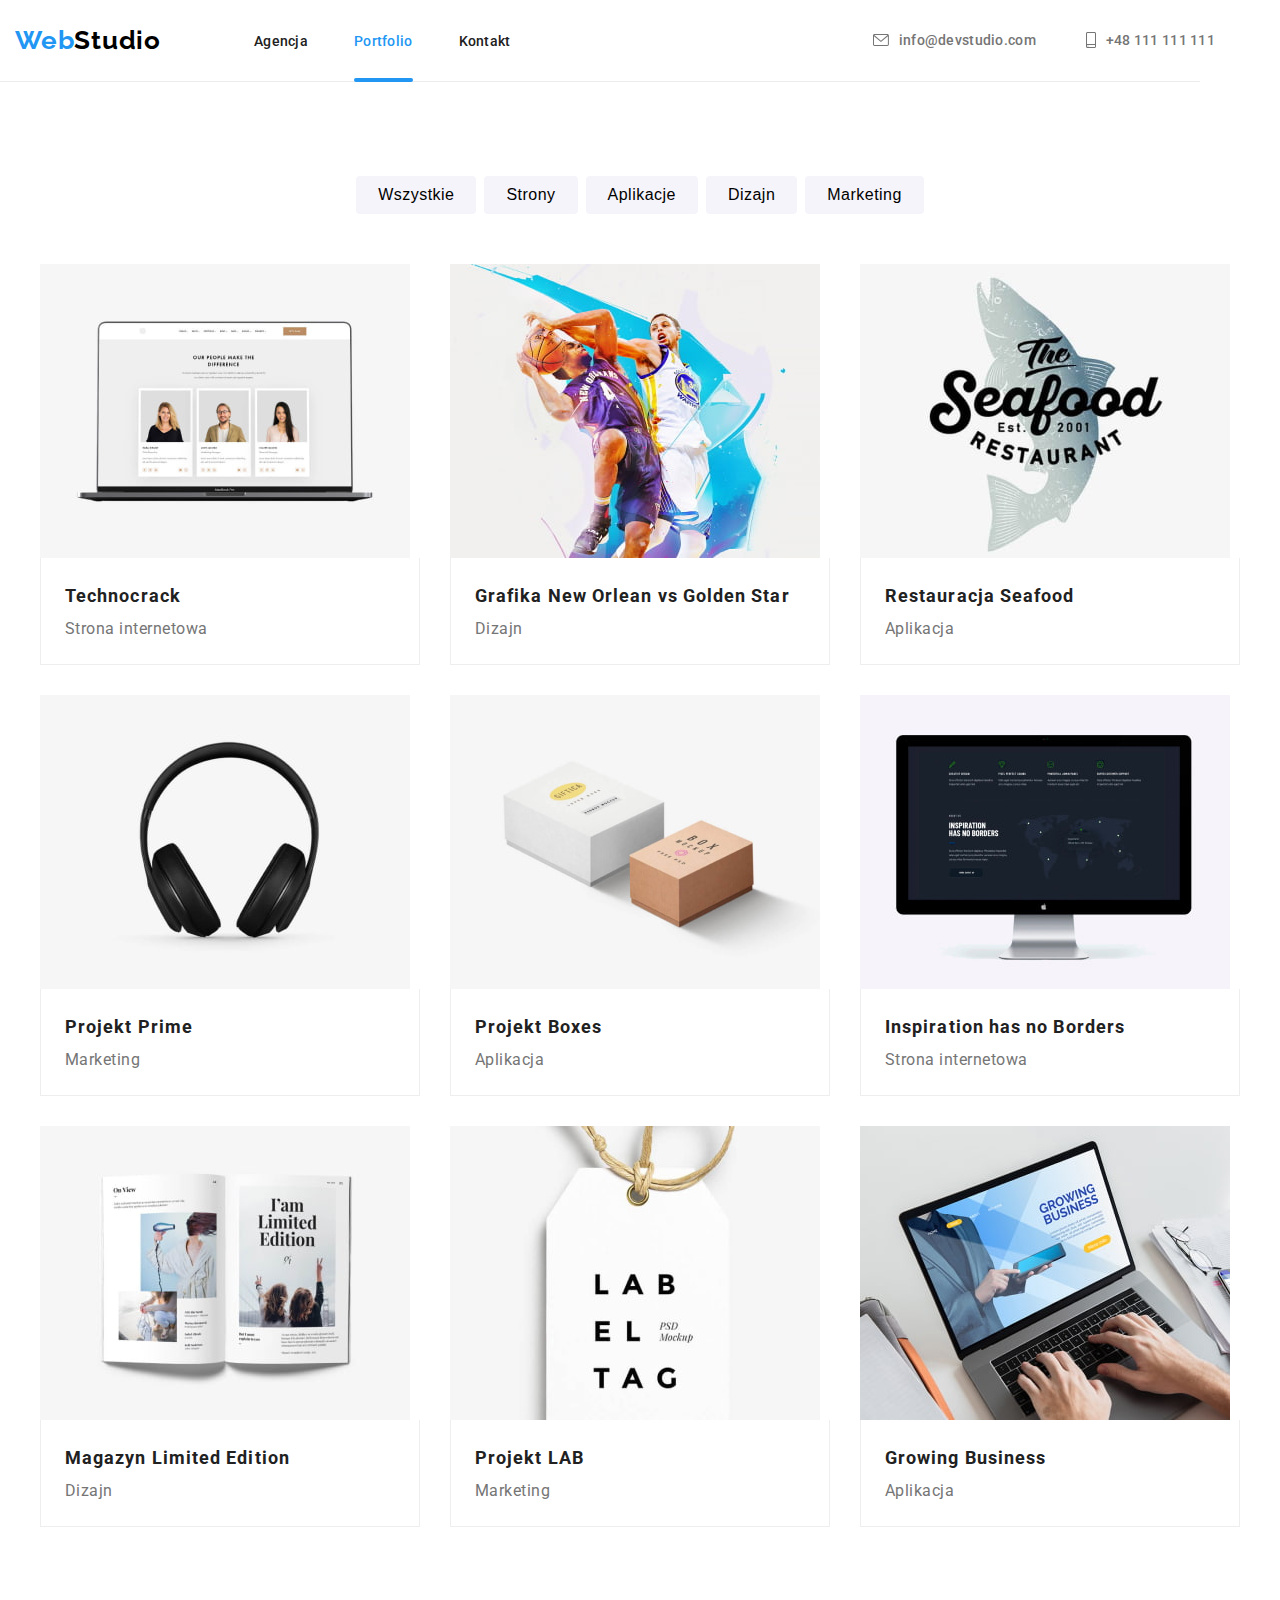
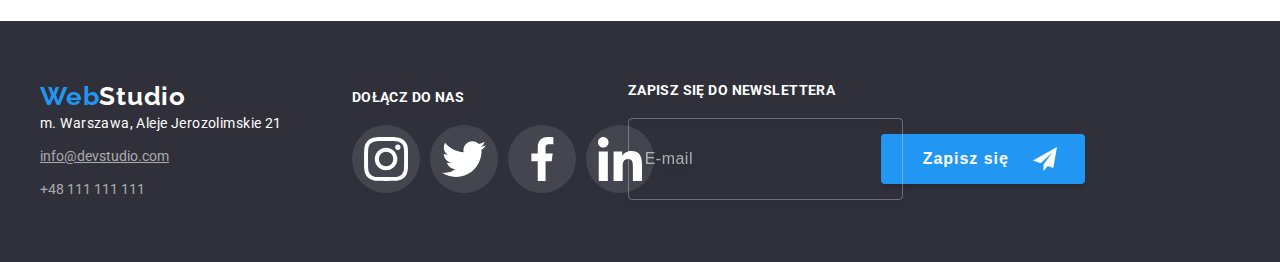
<file: portfolio.html>
<!DOCTYPE html>
<html lang="pl">
  <head>
    <meta charset="UTF-8" />
    <meta http-equiv="X-UA-Compatible" content="IE=edge" />
    <meta name="viewport" content="width=device-width, initial-scale=1.0" />
    <title>Portfolio WebStudio</title>
    <link rel="preconnect" href="https://fonts.googleapis.com" />
    <link rel="preconnect" href="https://fonts.gstatic.com" crossorigin />
    <link
      href="https://fonts.googleapis.com/css2?family=Raleway:wght@700&family=Roboto:wght@400;500;700;900&display=swap"
      rel="stylesheet"
    />
    <link
      rel="stylesheet"
      href="https://cdnjs.cloudflare.com/ajax/libs/modern-normalize/1.1.0/modern-normalize.min.css"
      integrity="sha512-wpPYUAdjBVSE4KJnH1VR1HeZfpl1ub8YT/NKx4PuQ5NmX2tKuGu6U/JRp5y+Y8XG2tV+wKQpNHVUX03MfMFn9Q=="
      crossorigin="anonymous"
      referrerpolicy="no-referrer"
    />
    <link rel="stylesheet" href="./css/main.min.css" />
  </head>
  <body>
    <header class="top-container">
      <div class="container header-content">
        <a class="logotext logotext--position-header" href="./index.html"
          >Web<span class="logotext--dark">Studio</span></a
        >
        <nav>
          <ul class="menu-list">
            <li>
              <a class="menu-list__m-item" href="./index.html">Agencja</a>
            </li>
            <li class="active-site-underline">
              <a class="menu-list__m-item" href="./portfolio.html">Portfolio</a>
            </li>
            <li>
              <a class="menu-list__m-item" href="kontakt.html">Kontakt</a>
            </li>
          </ul>
        </nav>
        <ul class="header-contact">
          <li>
            <a class="header-contact__link" href="mailto:info@devstudio.com"
              ><svg
                class="header-contact__envelope-icon"
                width="16px"
                height="12px"
              >
                <use href="./images/icons.svg#icon-envelope"></use>
              </svg>
              info@devstudio.com</a
            >
          </li>
          <li>
            <a class="header-contact__link" href="tel:+48111111111"
              ><svg
                class="header-contact__smartphone-icon"
                width="10px"
                height="16px"
              >
                <use href="./images/icons.svg#icon-smartphone"></use>
              </svg>
              +48 111 111 111</a
            >
          </li>
        </ul>
      </div>
    </header>

    <main>
      <section class="middle-section-container section">
        <div class="container grid-content">
          <ul class="button-list">
            <li>
              <button class="button-list__item" type="button">Wszystkie</button>
            </li>
            <li>
              <button class="button-list__item" type="button">Strony</button>
            </li>
            <li>
              <button class="button-list__item" type="button">Aplikacje</button>
            </li>
            <li>
              <button class="button-list__item" type="button">Dizajn</button>
            </li>
            <li>
              <button class="button-list__item" type="button">Marketing</button>
            </li>
          </ul>
          <ul class="portfolio-container">
            <li class="grid-box">
              <figure class="grid-box__figure">
                <div class="grid-box__img-container">
                  <img
                    src="./images/technocrack.jpg"
                    width="370"
                    height="294"
                    alt="Opened silver notebook which shows internet site contained list of people from company's team with their's photos. There are two women and one man"
                  />
                  <p class="grid-box__card-description">
                    Technocrack jest popularną platformą wykorzystywaną do
                    rozpowszechniania koronawirusa. Firmy wykorzystują tę
                    platformę do celów szpiegowskich i ataków na
                    niezabezpieczone serwery konkurencji
                  </p>
                </div>
                <figcaption class="grid-box__product-description">
                  <h3 class="grid-box__product-name">Technocrack</h3>
                  <span class="grid-box__department-name"
                    >Strona internetowa</span
                  >
                </figcaption>
              </figure>
            </li>
            <li class="grid-box">
              <figure class="grid-box__figure">
                <div class="grid-box__img-container">
                  <img
                    src="./images/new-orlean-golden-star.jpg"
                    width="370"
                    height="294"
                    alt="Two basketball players compete each other. Player on the left wears violet kit and is trying to throw the ball, player on the right wears white kit and is trying to block the ball"
                  />
                  <p class="grid-box__card-description">
                    Technocrack jest popularną platformą wykorzystywaną do
                    rozpowszechniania koronawirusa. Firmy wykorzystują tę
                    platformę do celów szpiegowskich i ataków na
                    niezabezpieczone serwery konkurencji
                  </p>
                </div>
                <figcaption class="grid-box__product-description">
                  <h3 class="grid-box__product-name">
                    Grafika New Orlean vs Golden Star
                  </h3>
                  <span class="grid-box__department-name">Dizajn</span>
                </figcaption>
              </figure>
            </li>
            <li class="grid-box">
              <figure class="grid-box__figure">
                <div class="grid-box__img-container">
                  <img
                    src="./images/seafood-restaurant.jpg"
                    width="370"
                    height="294"
                    alt="Text logotype of the seafood restaurant. There is a fish on the background. Text also tells that the seafood restaurant is estimated in 2001."
                  />
                  <p class="grid-box__card-description">
                    Technocrack jest popularną platformą wykorzystywaną do
                    rozpowszechniania koronawirusa. Firmy wykorzystują tę
                    platformę do celów szpiegowskich i ataków na
                    niezabezpieczone serwery konkurencji
                  </p>
                </div>
                <figcaption class="grid-box__product-description">
                  <h3 class="grid-box__product-name">Restauracja Seafood</h3>
                  <span class="grid-box__department-name">Aplikacja</span>
                </figcaption>
              </figure>
            </li>
            <li class="grid-box">
              <figure class="grid-box__figure">
                <div class="grid-box__img-container">
                  <img
                    src="./images/prime-project.jpg"
                    width="370"
                    height="294"
                    alt="Black headphones in the center of picture, on a gray background"
                  />
                  <p class="grid-box__card-description">
                    Technocrack jest popularną platformą wykorzystywaną do
                    rozpowszechniania koronawirusa. Firmy wykorzystują tę
                    platformę do celów szpiegowskich i ataków na
                    niezabezpieczone serwery konkurencji
                  </p>
                </div>
                <figcaption class="grid-box__product-description">
                  <h3 class="grid-box__product-name">Projekt Prime</h3>
                  <span class="grid-box__department-name">Marketing</span>
                </figcaption>
              </figure>
            </li>
            <li class="grid-box">
              <figure class="grid-box__figure">
                <div class="grid-box__img-container">
                  <img
                    src="./images/boxes-project.jpg"
                    width="370"
                    height="294"
                    alt="Two boxes next to each other on a gray background. Box on the left is white with yellow label on box lid and black text. Box on the right is red with black text on the box lid"
                  />
                  <p class="grid-box__card-description">
                    Technocrack jest popularną platformą wykorzystywaną do
                    rozpowszechniania koronawirusa. Firmy wykorzystują tę
                    platformę do celów szpiegowskich i ataków na
                    niezabezpieczone serwery konkurencji
                  </p>
                </div>
                <figcaption class="grid-box__product-description">
                  <h3 class="grid-box__product-name">Projekt Boxes</h3>
                  <span class="grid-box__department-name">Aplikacja</span>
                </figcaption>
              </figure>
            </li>
            <li class="grid-box">
              <figure class="grid-box__figure">
                <div class="grid-box__img-container">
                  <img
                    src="./images/inspiration-has-no-borders.jpg"
                    width="370"
                    height="294"
                    alt="iMac computer which shows an internet site on a dark background. The site shows some statistics and world map with few localisation points"
                  />
                  <p class="grid-box__card-description">
                    Technocrack jest popularną platformą wykorzystywaną do
                    rozpowszechniania koronawirusa. Firmy wykorzystują tę
                    platformę do celów szpiegowskich i ataków na
                    niezabezpieczone serwery konkurencji
                  </p>
                </div>
                <figcaption class="grid-box__product-description">
                  <h3 class="grid-box__product-name">
                    Inspiration has no Borders
                  </h3>
                  <span class="grid-box__department-name"
                    >Strona internetowa</span
                  >
                </figcaption>
              </figure>
            </li>
            <li class="grid-box">
              <figure class="grid-box__figure">
                <div class="grid-box__img-container">
                  <img
                    src="./images/limited-edition-magazine.jpg"
                    width="370"
                    height="294"
                    alt="Opened magazine on plan view, in the center of the picture, on a gray background. There are some photos and text in the magazine"
                  />
                  <p class="grid-box__card-description">
                    Technocrack jest popularną platformą wykorzystywaną do
                    rozpowszechniania koronawirusa. Firmy wykorzystują tę
                    platformę do celów szpiegowskich i ataków na
                    niezabezpieczone serwery konkurencji
                  </p>
                </div>
                <figcaption class="grid-box__product-description">
                  <h3 class="grid-box__product-name">
                    Magazyn Limited Edition
                  </h3>
                  <span class="grid-box__department-name">Dizajn</span>
                </figcaption>
              </figure>
            </li>
            <li class="grid-box">
              <figure class="grid-box__figure">
                <div class="grid-box__img-container">
                  <img
                    src="./images/lab-project.jpg"
                    width="370"
                    height="294"
                    alt="White label tag with black text. Tag has also an eyelet through which a string is passed"
                  />
                  <p class="grid-box__card-description">
                    Technocrack jest popularną platformą wykorzystywaną do
                    rozpowszechniania koronawirusa. Firmy wykorzystują tę
                    platformę do celów szpiegowskich i ataków na
                    niezabezpieczone serwery konkurencji
                  </p>
                </div>
                <figcaption class="grid-box__product-description">
                  <h3 class="grid-box__product-name">Projekt LAB</h3>
                  <span class="grid-box__department-name">Marketing</span>
                </figcaption>
              </figure>
            </li>
            <li class="grid-box">
              <figure class="grid-box__figure">
                <div class="grid-box__img-container">
                  <img
                    src="./images/growing-business.jpg"
                    width="370"
                    height="294"
                    alt="Someone who types on a notebook's keyboard and watching growing business site"
                  />
                  <p class="grid-box__card-description">
                    Technocrack jest popularną platformą wykorzystywaną do
                    rozpowszechniania koronawirusa. Firmy wykorzystują tę
                    platformę do celów szpiegowskich i ataków na
                    niezabezpieczone serwery konkurencji
                  </p>
                </div>
                <figcaption class="grid-box__product-description">
                  <h3 class="grid-box__product-name">Growing Business</h3>
                  <span class="grid-box__department-name">Aplikacja</span>
                </figcaption>
              </figure>
            </li>
          </ul>
        </div>
      </section>
    </main>

    <footer class="bottom-container">
      <div class="container footer-content">
        <div class="footer-content__flexibility">
          <a class="logotext logotext--position-footer" href="./index.html"
            >Web<span class="logotext--light">Studio</span></a
          >
          <address class="footer-contact">
            <a
              class="footer-contact__address"
              href="https://goo.gl/maps/2BLArKZFKAnkvCB69"
              >m. Warszawa, Aleje Jerozolimskie 21</a
            >
            <a
              class="footer-contact__link-portfolio"
              href="mailto:info@devstudio.com"
              >info@devstudio.com</a
            >
            <a class="footer-contact__link" href="tel:+48111111111"
              >+48 111 111 111</a
            >
          </address>
        </div>
        <div>
          <h4 class="header-quaternary">Dołącz do nas</h4>
          <ul class="social-icons-list">
            <li class="social-icons-list__item">
              <a class="social-icons-list__link" href="#">
                <svg class="social-icons-list__icon" width="44px" height="44px">
                  <use href="./images/icons.svg#icon-instagram-2"></use>
                </svg>
              </a>
            </li>
            <li class="social-icons-list__item">
              <a class="social-icons-list__link" href="#">
                <svg class="social-icons-list__icon" width="44px" height="44px">
                  <use href="./images/icons.svg#icon-twitter-1"></use>
                </svg>
              </a>
            </li>
            <li class="social-icons-list__item">
              <a class="social-icons-list__link" href="#">
                <svg class="social-icons-list__icon" width="44px" height="44px">
                  <use href="./images/icons.svg#icon-facebook-1"></use>
                </svg>
              </a>
            </li>
            <li class="social-icons-list__item">
              <a class="social-icons-list__link" href="#">
                <svg class="social-icons-list__icon" width="44px" height="44px">
                  <use href="./images/icons.svg#icon-linkedin-1"></use>
                </svg>
              </a>
            </li>
          </ul>
        </div>
        <div class="footer-content__flexibility--grow">
          <h4 class="header-quaternary">zapisz się do newslettera</h4>
          <form class="newsletter-form">
            <label class="newsletter-form__label-box">
              <input
                class="newsletter-form__email-box"
                type="email"
                name="email"
                required
                placeholder="E-mail"
              />
            </label>
            <button class="newsletter-form__button" type="submit">
              Zapisz się<svg
                class="newsletter-form__icon"
                width="24px"
                height="24px"
              >
                <use href="./images/icons.svg#icon-icon-send"></use>
              </svg>
            </button>
          </form>
        </div>
      </div>
    </footer>
  </body>
</html>
</file>
<file: css/main.min.css>
:root{--primary-color: #ffffff;--secondary-color: #f5f4fa;--tertiary-color: #2f303a;--quaternary-color: #2196f3;--quintuple-color: #afb1b8;--text-color-1: #212121;--text-color-2: #757575;--text-color-3: #ffffff;--text-color-4: #2196f3;--text-color-5: #000000;--text-color-6: #ffffff99;--line-color: #ececec}*{margin:0;padding:0}body{background-color:var(--primary-color);font-family:"Roboto",sans-serif;color:var(--text-color-1)}img{display:block;max-width:100%;height:auto}svg{display:block}input{border:none;outline:none}input:hover{outline:none}h1,h2,h3,h4,p,ul{margin:0;padding:0;outline:0;border:0}ul{list-style-type:none}.container{width:100%;margin:0 auto;padding:0 15px}.container--top{background:var(--primary-color)}@media screen and (min-width: 767px){.container{max-width:480px}}@media screen and (min-width: 768px)and (max-width: 1199px){.container{max-width:768px}}@media screen and (min-width: 1200px){.container{max-width:1200px}}.section{padding-top:60px;padding-bottom:60px}@media screen and (min-width: 1200px){.section{padding-top:94px;padding-bottom:94px}}.section--is-hide{display:none}@media screen and (min-width: 1200px){.section--is-hide{display:block}}header{border-bottom:1px solid var(--line-color)}.descriptions{list-style:none;display:flex;justify-content:center;align-items:center;gap:30px;flex-wrap:wrap}@media screen and (min-width: 1200px){.descriptions{flex-wrap:nowrap;padding-bottom:94px}}.descriptions__item{width:450px}@media screen and (min-width: 768px)and (max-width: 1199px){.descriptions__item{width:354px}}@media screen and (min-width: 1200px){.descriptions__item{width:270px}}.descriptions__icon{display:flex;justify-content:center;align-items:center;padding:25px 0;margin-bottom:30px;fill:var(--text-color-1);background-color:var(--secondary-color);width:100%}@media screen and (min-width: 768px)and (max-width: 1199px){.descriptions__icon{max-width:354px;padding:25px 0}}@media screen and (min-width: 1200px){.descriptions__icon{max-width:270px;padding:25px 0}}.descriptions__text-container{font-size:14px;line-height:1.71;letter-spacing:.03em;color:var(--text-color-2)}.footer-content{display:flex;justify-content:center;align-items:center;gap:0;padding-top:60px;padding-bottom:60px;flex-wrap:wrap;max-width:480px}@media screen and (min-width: 768px)and (max-width: 1199px){.footer-content{max-width:768px;justify-content:space-around}}@media screen and (min-width: 1200px){.footer-content{justify-content:flex-start;max-width:1200px;flex-wrap:nowrap;gap:70px}}.footer-content__contact{display:flex;flex-direction:column;justify-content:center;align-items:center}@media screen and (min-width: 1200px){.footer-content__contact{align-items:flex-start}}.footer-content__socials{display:flex;flex-direction:column;align-self:flex-start;margin-top:60px}@media screen and (min-width: 768px)and (max-width: 1199px){.footer-content__socials{padding-top:5px;margin-top:0px}}@media screen and (min-width: 1200px){.footer-content__socials{padding-top:12px;padding-bottom:0;margin-top:0px}}.footer-content__newsletter{display:flex;flex-direction:column;margin-top:60px}@media screen and (min-width: 1200px){.footer-content__newsletter{align-self:flex-start;padding-top:12px;padding-bottom:0;margin-top:0}}.footer-content__newsletter--grow{flex-grow:2}.footer-contact{font-style:normal;color:var(--text-color-3);display:flex;flex-direction:column;gap:9px}.footer-contact__address{color:var(--text-color-3);font-size:14px;line-height:1.714;letter-spacing:.03em;text-decoration:none;text-align:center}@media screen and (min-width: 1200px){.footer-contact__address{text-align:left}}.footer-contact__address:hover,.footer-contact__address:focus{color:var(--text-color-4);cursor:pointer;outline:none}.footer-contact__link{color:var(--text-color-6);text-decoration:none;font-size:14px;line-height:1.714;text-align:center}@media screen and (min-width: 1200px){.footer-contact__link{text-align:left}}.footer-contact__link:hover{color:var(--text-color-4)}.footer-contact__link:focus{color:var(--text-color-4);outline:none}.footer-contact__link-portfolio{color:var(--text-color-6);font-size:14px;line-height:1.714}.footer-contact__link-portfolio:hover{color:var(--text-color-4);text-decoration:none}.footer-contact__link-portfolio:focus{color:var(--text-color-4);outline:none}.social-icons-list{list-style-type:none;max-width:206px;display:flex;gap:10px}.social-icons-list__item{background-color:rgba(255,255,255,.1);border-radius:50%}.social-icons-list__item:hover,.social-icons-list__item:focus{background-color:var(--quaternary-color);cursor:pointer}.social-icons-list__icon{fill:var(--primary-color);padding:12px}.newsletter-form{display:flex;justify-content:center;align-items:center;flex-direction:column}@media screen and (min-width: 1200px){.newsletter-form{flex-direction:row;gap:12px}}.newsletter-form__label-box{flex-grow:2;width:450px}@media screen and (min-width: 1200px){.newsletter-form__label-box{width:auto}}.newsletter-form__email-box{position:relative;width:100%;background-color:rgba(33,150,243,0);border:1px solid rgba(255,255,255,.3);filter:drop-shadow(0px 4px 4px rgba(0, 0, 0, 0.15));border-radius:4px;height:50px;font-size:16px;line-height:1.25;letter-spacing:.03em;padding:15px 16px;color:var(--text-color-3)}.newsletter-form__email-box::-moz-placeholder{color:rgba(255,255,255,.6);font-size:16px;line-height:1.25;letter-spacing:.03em}.newsletter-form__email-box::placeholder{color:rgba(255,255,255,.6);font-size:16px;line-height:1.25;letter-spacing:.03em}.newsletter-form__email-box:focus{outline:none;transition:250ms cubic-bezier(0.4, 0, 0.2, 1)}.newsletter-form__button{margin-top:20px;font-weight:700;font-size:16px;line-height:1.875;letter-spacing:.06em;background-color:var(--quaternary-color);box-shadow:0px 4px 4px rgba(0,0,0,.15);border-radius:4px;padding:10px 28px 10px 42px;display:inline-flex;align-items:center;border:none;color:var(--text-color-3);flex-grow:0}@media screen and (min-width: 1200px){.newsletter-form__button{margin-top:0}}.newsletter-form__button:hover{cursor:pointer;transition:250ms cubic-bezier(0.4, 0, 0.2, 1)}.newsletter-form__icon{margin-left:24px;display:flex;align-items:center;fill:var(--primary-color)}.grid-content{display:flex;flex-direction:column;align-items:center}.portfolio-container{list-style:none;display:flex;flex-wrap:wrap;gap:30px}.button-list{list-style-type:none;display:flex;gap:8px;padding-bottom:50px}.button-list__item{background:var(--secondary-color);border:none;cursor:pointer;font-weight:500;font-size:16px;line-height:1.625;text-align:center;letter-spacing:.03em;border-radius:4px;padding:6px 22px}.button-list__item:hover{background:var(--quaternary-color);color:var(--text-color-3);box-shadow:0px 3px 1px rgba(0,0,0,.1),0px 1px 2px rgba(0,0,0,.08),0px 2px 2px rgba(0,0,0,.12);transition:250ms cubic-bezier(0.4, 0, 0.2, 1)}.button-list__item:focus{background:var(--quaternary-color);color:var(--text-color-3);outline:none;box-shadow:0px 3px 1px rgba(0,0,0,.1),0px 1px 2px rgba(0,0,0,.08),0px 2px 2px rgba(0,0,0,.12);border-radius:4px;transition:250ms cubic-bezier(0.4, 0, 0.2, 1)}.grid-box{flex-basis:calc((100% - 60px)/3)}.grid-box__figure{margin:0;background:var(--primary-color)}.grid-box__figure:hover,.grid-box__figure:focus{cursor:pointer;box-shadow:0px 1px 1px rgba(0,0,0,.12),0px 4px 4px rgba(0,0,0,.06),1px 4px 6px rgba(0,0,0,.16);transition:250ms cubic-bezier(0.4, 0, 0.2, 1)}.grid-box__figure:hover .grid-box__card-description,.grid-box__figure:focus .grid-box__card-description{transform:translateY(0)}.grid-box__product-description{padding:20px 24px;border:1px solid #eee;border-top:none}.grid-box__product-name{font-weight:700;font-size:18px;line-height:2;letter-spacing:.06em}.grid-box__department-name{font-size:16px;line-height:1.875;letter-spacing:.03em;color:var(--text-color-2)}.grid-box__img-container{position:relative;overflow:hidden}.grid-box__img-container>img{-o-object-fit:cover;object-fit:cover}.grid-box__card-description{position:absolute;left:0;right:0;top:0;bottom:0;padding:49px 45px 49px 24px;background-color:rgba(33,150,243,.9);color:var(--text-color-3);font-size:18px;line-height:1.556;letter-spacing:.03em;transform:translateY(100%);transition:transform .5s ease-in}.header-content{display:flex;justify-content:space-between;align-items:center;padding-top:16px;padding-bottom:16px}@media screen and (min-width: 768px)and (max-width: 1199px){.header-content{padding-top:25px;padding-bottom:25px}}@media screen and (min-width: 1200px){.header-content{padding-top:25px;padding-bottom:25px}}.menu-list{list-style-type:none;display:flex;flex-grow:1;align-items:center;gap:46px}.menu-list__m-item{font-weight:500;font-size:14px;line-height:1.143;letter-spacing:.02em;color:var(--text-color-1);text-decoration:none}.menu-list__m-item:hover{color:var(--text-color-4);transition-property:color;transition:250ms cubic-bezier(0.4, 0, 0.2, 1)}.menu-list__m-item:focus{color:var(--text-color-4);outline:none;transition-property:color;transition:250ms cubic-bezier(0.4, 0, 0.2, 1)}.active-site-underline{position:relative}.active-site-underline .menu-list__m-item{color:var(--text-color-4)}.active-site-underline::after{content:"";position:absolute;top:47px;width:100%;border-bottom:4px solid var(--quaternary-color);border-radius:2px;display:flex}@media screen and (min-width: 768px)and (max-width: 1199px){.active-site-underline::after{top:52px}}.header-contact{list-style:none;display:flex;justify-content:flex-end;align-items:center;flex-grow:2;gap:50px}@media screen and (min-width: 768px)and (max-width: 1199px){.header-contact{flex-direction:column;align-items:flex-start;gap:10px}}.header-contact__link{font-weight:500;font-size:14px;line-height:1.143;letter-spacing:.02em;color:var(--text-color-2);text-decoration:none;display:flex;align-items:center}@media screen and (min-width: 768px)and (max-width: 1199px){.header-contact__link{font-size:14px;line-height:1.167}}.header-contact__link:hover,.header-contact__link:focus{color:var(--text-color-4);text-decoration:none;cursor:pointer;outline:none;transition-property:color;transition:250ms cubic-bezier(0.4, 0, 0.2, 1)}.header-contact__link:hover svg,.header-contact__link:focus svg{color:var(--text-color-4);text-decoration:none;cursor:pointer;outline:none;fill:var(--quaternary-color);transition:250ms cubic-bezier(0.4, 0, 0.2, 1)}.header-contact__envelope-icon{fill:var(--text-color-2);margin-right:10px}.header-contact__smartphone-icon{fill:var(--text-color-2);margin-right:10px}nav{margin-right:101px}.logotext{color:var(--text-color-4);text-decoration:none;font-family:"Raleway";font-weight:700;font-size:24px;line-height:1.167;letter-spacing:.03em}@media screen and (min-width: 1200px){.logotext{font-size:26px;line-height:1.192}}.logotext:hover{color:var(--text-color-4);transition:color 250ms cubic-bezier(0.4, 0, 0.2, 1)}.logotext:hover .logotext--dark{color:var(--text-color-4);transition-property:color;transition:250ms cubic-bezier(0.4, 0, 0.2, 1)}.logotext:hover .logotext--light{color:var(--text-color-4);transition-property:color;transition:250ms cubic-bezier(0.4, 0, 0.2, 1)}.logotext:focus{outline:none;transition-property:color;transition:250ms cubic-bezier(0.4, 0, 0.2, 1)}.logotext:focus .logotext--dark{color:var(--text-color-4);transition-property:color;transition:250ms cubic-bezier(0.4, 0, 0.2, 1)}.logotext:focus .logotext--light{color:var(--text-color-4);transition-property:color;transition:250ms cubic-bezier(0.4, 0, 0.2, 1)}.logotext--position-header{flex-grow:0}@media screen and (min-width: 768px)and (max-width: 1199px){.logotext--position-header{margin-right:83px}}@media screen and (min-width: 1200px){.logotext--position-header{margin-right:93px}}.logotext--position-footer{padding-bottom:20px}.logotext--dark{color:var(--text-color-5)}.logotext--light{color:var(--text-color-3)}.main-section-content{display:flex;flex-direction:column;justify-content:center;align-items:center;padding:118px 0;gap:30px}@media screen and (min-width: 1200px){.main-section-content{padding:200px 0}}.main-section-content__order-button{font-weight:700;font-size:16px;line-height:1.88;letter-spacing:.06em;background:var(--quaternary-color);color:var(--text-color-3);border:none;cursor:pointer;box-shadow:0px 4px 4px rgba(0,0,0,.15);border-radius:4px;max-width:200px;padding:10px 41px}.backdrop{position:fixed;left:0;right:0;top:0;bottom:0;background-color:rgba(0,0,0,.1);transition:visibility .3s linear,opacity .3s linear;z-index:9999}.is-hidden{visibility:hidden;opacity:0;pointer-events:none}.is-hidden .modal{transform:translate(-50%, -50%) scale(0)}.modal{transition:transform .3s linear;position:absolute;left:50%;top:50%;transform:translate(-50%, -50%) scale(1);width:450px;height:609px;background-color:var(--primary-color);box-shadow:0px 1px 3px rgba(0,0,0,.12),0px 1px 1px rgba(0,0,0,.14),0px 2px 1px rgba(0,0,0,.2);border-radius:4px;z-index:9999}@media screen and (min-width: 1200px){.modal{width:528px;height:581px}}.modal__close-button{border:1px solid rgba(0,0,0,.1);border-radius:50%;position:relative;left:490px;top:8px;width:30px;height:30px;display:flex;align-items:center;background-color:var(--primary-color)}.modal__close-button:hover,.modal__close-button:focus{cursor:pointer;outline:none;border-color:var(--quaternary-color);transition-property:border-color;transition:250ms cubic-bezier(0.4, 0, 0.2, 1)}.modal__close-button-icon{fill:var(--text-color-5);padding:9px,9px,10px,10px}.modal__header-title{font-weight:700;font-size:20px;line-height:1.5;text-align:center;letter-spacing:.03em;margin-top:2px;padding:0 40px 12px 40px}@media screen and (min-width: 1200px){.modal__header-title{font-size:20px;line-height:1.15}}.modal-form{padding:0 40px}.modal-form__label{border:1px solid rgba(33,33,33,.2);border-radius:4px;display:inline-flex;align-items:center;position:relative;width:100%;padding:11px 12px;margin-bottom:10px}.modal-form__label:last-of-type{margin-bottom:20px}.modal-form__label:focus-within{border-color:var(--quaternary-color);transition-property:border;transition:250ms cubic-bezier(0.4, 0, 0.2, 1)}.modal-form__label:focus-within .modal-form__icon{fill:var(--quaternary-color);transition-property:fill;transition:250ms cubic-bezier(0.4, 0, 0.2, 1)}.modal-form__label-name{display:block;font-size:12px;line-height:1.167;letter-spacing:.01em;color:var(--text-color-2);margin-bottom:4px}.modal-form__icon{fill:var(--text-color-5)}.modal-form__input{padding-left:12px;width:100%}.modal-form__textarea{resize:none;outline:none;border:none;position:relative;width:100%;padding:1px 4px;font-size:12px;line-height:1.167;letter-spacing:.01em}.modal-form__textarea::-moz-placeholder{color:rgba(117,117,117,.5)}.modal-form__textarea::placeholder{color:rgba(117,117,117,.5)}.modal-form__send-button{font-weight:700;font-size:16px;line-height:1.875;letter-spacing:.06em;background-color:var(--quaternary-color);box-shadow:0px 4px 4px rgba(0,0,0,.15);border-radius:4px;padding:10px 76px;display:block;border:none;color:var(--text-color-3);margin-left:auto;margin-right:auto;margin-bottom:40px}.modal-form__send-button:hover{cursor:pointer}.modal-form__send-button:focus{outline:none}.modal-form__checkbox-container{margin-bottom:30px}.modal-form__checkbox-container input[type=checkbox]{-webkit-appearance:none;-moz-appearance:none;appearance:none}.modal-form__checkbox-container svg{border:2px solid var(--text-color-2);border-radius:2px;fill:none;cursor:pointer}.modal-form__checkbox-text-label{display:flex;align-items:center;justify-content:flex-start;font-size:12px;line-height:1.166;letter-spacing:.03em;color:var(--text-color-2);cursor:pointer}@media screen and (min-width: 1200px){.modal-form__checkbox-text-label{font-size:14px;line-height:1.71;justify-content:center}}.modal-form__checkbox-text{padding-left:7px;margin-right:3px}.modal-form__checkbox-text--text-and{padding-left:0}.modal-form__checkbox-link{color:var(--text-color-4);margin-right:3px}.modal-form__checkbox-link:last-of-type{margin-right:0}input#check:checked+label>svg{border:none;background-color:var(--quaternary-color);fill:var(--primary-color);transition-property:color,background-color;transition:250ms cubic-bezier(0.4, 0, 0.2, 1)}.customer-list{display:flex;justify-content:center;align-items:center;gap:30px;flex-wrap:wrap}@media screen and (min-width: 1200px){.customer-list{flex-wrap:nowrap}}.customer-list__link{width:210px;height:92px;padding:16px 52px;display:flex;align-items:center;justify-content:center;border:1px solid #afb1b8;border-radius:4px}.customer-list__link:hover,.customer-list__link:focus{border:1px solid var(--quaternary-color);cursor:pointer;outline:none;transition:250ms cubic-bezier(0.4, 0, 0.2, 1);transition-property:border}.customer-list__link:hover svg,.customer-list__link:focus svg{fill:var(--quaternary-color);cursor:pointer;transition-property:fill;transition:250ms cubic-bezier(0.4, 0, 0.2, 1)}@media screen and (min-width: 768px)and (max-width: 1199px){.customer-list__link{width:226px;padding:16px 60px}}@media screen and (min-width: 1200px){.customer-list__link{width:170px;padding:16px 32px}}.customer-list__icon{fill:var(--quintuple-color)}.photo-content{display:flex;gap:30px}.photo-content>img{-o-object-fit:cover;object-fit:cover}.photo-content__item{margin:0;position:relative}.photo-content__item--overlay-container{background-color:rgba(47,48,58,.8);width:100%;position:absolute;bottom:0}.photo-content__item-title{color:var(--text-color-3);font-weight:700;font-size:14px;line-height:1.142;letter-spacing:.03em;text-transform:uppercase;text-align:center;padding:27px 90px}.top-container{background:var(--primary-color);border-bottom:1px solid var(--line-color);width:100%}@media screen and (min-width: 767px){.top-container{max-width:480px}}@media screen and (min-width: 768px)and (max-width: 1199px){.top-container{max-width:768px}}@media screen and (min-width: 1200px){.top-container{max-width:1200px}}.main-section-container{display:flex;justify-content:center;align-items:center;background-color:var(--tertiary-color);background-image:linear-gradient(rgba(0, 0, 0, 0.4), rgba(0, 0, 0, 0.4)),url("../images/people-office.jpg");background-repeat:no-repeat;background-position:center;background-size:cover;margin:0 auto}@media screen and (min-width: 1200px){.main-section-container{background-size:auto;max-width:1600px;margin:0 auto}}.middle-section-container{background:var(--primary-color)}.third-section-container{background:var(--secondary-color)}.fourth-section-container{background:var(--primary-color)}.bottom-container{background:var(--tertiary-color)}.team-list{display:flex;justify-content:center;align-items:center;gap:30px;flex-wrap:wrap}@media screen and (min-width: 1200px){.team-list{flex-wrap:nowrap}}.team-list__item{margin:0;background:var(--primary-color);box-shadow:0px 1px 3px rgba(0,0,0,.12),0px 1px 1px rgba(0,0,0,.14),0px 2px 1px rgba(0,0,0,.2);border-radius:0px 0px 4px 4px;width:450px}@media screen and (min-width: 768px)and (max-width: 1199px){.team-list__item{width:354px}}@media screen and (min-width: 1200px){.team-list__item{width:270px}}.team-list__personality-box{display:flex;flex-direction:column;justify-content:center}.team-list__personality-box>img{vertical-align:middle;width:100%;height:auto}.team-list__job-name{font-size:16px;line-height:1.187;color:var(--text-color-2);text-align:center;letter-spacing:.03em;padding-top:30px}.team-list__person-name{font-weight:500;font-size:16px;line-height:1.187;color:var(--text-color-1);text-align:center;letter-spacing:.03em;padding-bottom:10px}.team-list__social-icons-list{list-style-type:none;display:flex;justify-content:center;align-items:center;gap:10px;padding:16px 32px 30px}.team-list__social-icon{fill:var(--quintuple-color);padding:12px}.team-list__icon-links{border-radius:50%;width:44px;height:44px;display:flex}.team-list__icon-links:hover,.team-list__icon-links:focus{background-color:var(--quaternary-color);outline:none;cursor:pointer;transition-property:background-color;transition:250ms cubic-bezier(0.4, 0, 0.2, 1)}.team-list__icon-links:hover svg,.team-list__icon-links:focus svg{fill:var(--primary-color);transition-property:fill;transition:250ms cubic-bezier(0.4, 0, 0.2, 1)}.menu-toggle{background:none;border:none}@media screen and (max-width: 767px){.menu-list,.header-contact{display:none}}@media screen and (min-width: 768px){.menu-toggle{display:none}}.hamburger{position:fixed;top:0;left:0;z-index:1001;width:100vw;height:100vh;background-color:var(--primary-color);transform:translateY(-100%);transition:250ms cubic-bezier(0.4, 0, 0.2, 1)}.hamburger.is-open{transform:translateY(0)}.hamburger .menu-toggle{position:absolute;top:10px;right:15px}.hamburger__icon{fill:var(--text-color-1);cursor:pointer;transition-property:fill;transition:250ms cubic-bezier(0.4, 0, 0.2, 1)}.hamburger__icon:hover{fill:var(--text-color-4)}.hamburger__icon--close{transition-property:transform;transition-duration:1000ms;transition-timing-function:ease}.hamburger__content{height:100vh;display:flex;flex-direction:column;justify-content:space-between;background-color:var(--primary-color);padding-top:48px;padding-bottom:48px;padding-left:40px;overflow-y:auto}.hamburger__list{list-style-type:none;display:flex;flex-direction:column;gap:32px}.hamburger__link{font-weight:500;font-size:40px;line-height:1.175;letter-spacing:.02em;color:var(--text-color-1);text-decoration:none}.hamburger__link:hover{color:var(--text-color-4)}.hamburger__contacts{display:flex;flex-direction:column}.hamburger__tel{margin-top:32px;margin-bottom:32px}.hamburger__tel--link{font-weight:500;font-size:34px;line-height:1.176;letter-spacing:.02em;color:var(--text-color-4);text-decoration:none}.hamburger__mail{margin-bottom:64px}.hamburger__mail--link{font-weight:500;font-size:24px;line-height:1.167;letter-spacing:.02em;color:var(--text-color-2);text-decoration:none}.hamburger__socials{display:flex;flex-wrap:wrap;gap:10px;text-decoration:none}.hamburger__socials--item{border-right:1px solid rgba(33,33,33,.2);padding-right:10px}.hamburger__socials--item:last-child{border:none}.hamburger__socials--link{font-weight:500;font-size:18px;line-height:1.22;letter-spacing:.02em;color:var(--text-color-4)}.header-primary{font-weight:900;font-size:26px;line-height:1.62;text-align:center;letter-spacing:.06em;text-transform:uppercase;color:var(--text-color-3);max-width:365px}@media screen and (min-width: 1200px){.header-primary{font-size:44px;line-height:1.36;max-width:696px}}.header-secondary{font-weight:700;font-size:28px;line-height:1.178;text-align:center;letter-spacing:.03em;padding-bottom:30px}@media screen and (min-width: 1200px){.header-secondary{font-size:36px;line-height:1.166;padding-bottom:50px}}.header-tertiary{font-weight:700;font-size:14px;line-height:1.142;letter-spacing:.03em;text-transform:uppercase;padding-bottom:10px}.header-tertiary--align{text-align:center}@media screen and (min-width: 768px)and (max-width: 1199px){.header-tertiary--align{text-align:left}}@media screen and (min-width: 1200px){.header-tertiary--align{text-align:left}}.header-quaternary{color:var(--text-color-3);font-weight:700;font-size:14px;line-height:1.142;letter-spacing:.03em;text-transform:uppercase;padding-bottom:20px}.header-quaternary--align{text-align:center}@media screen and (min-width: 1200px){.header-quaternary--align{text-align:left}}/*# sourceMappingURL=main.min.css.map */
</file>
